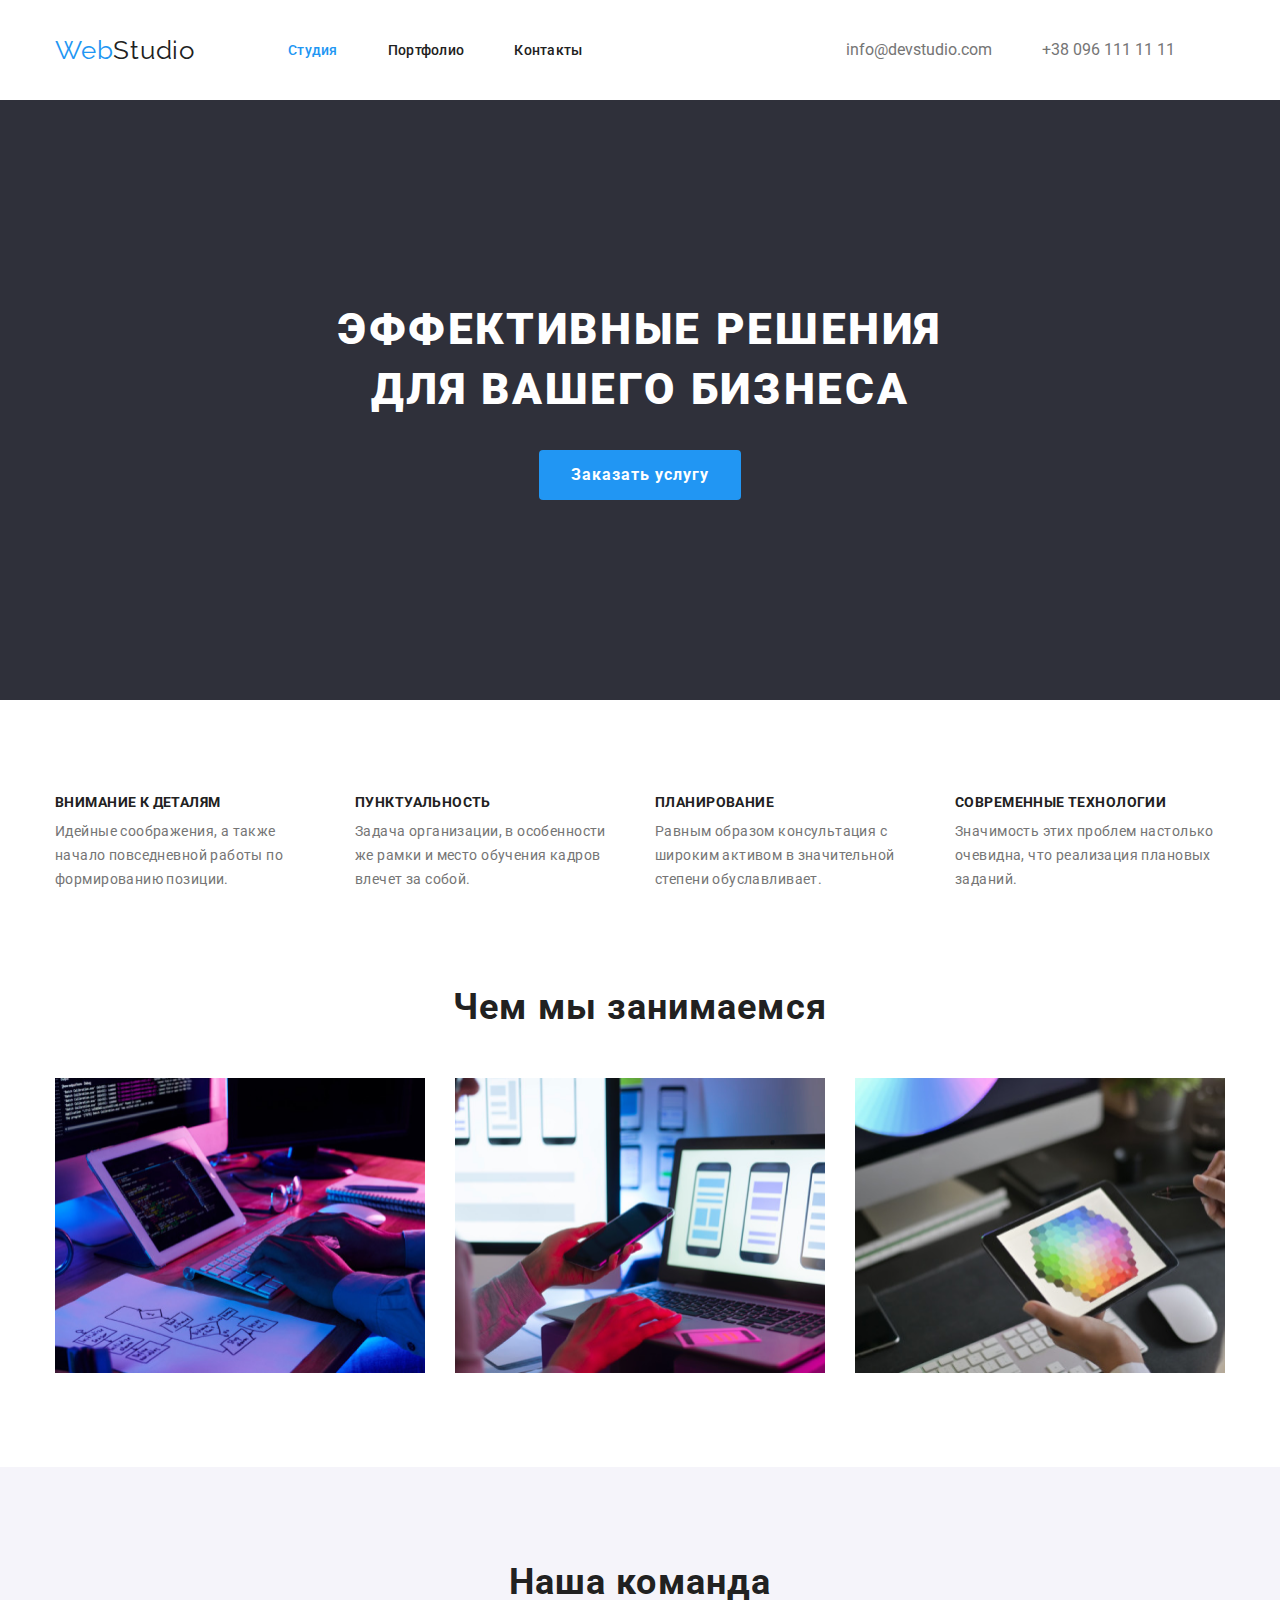
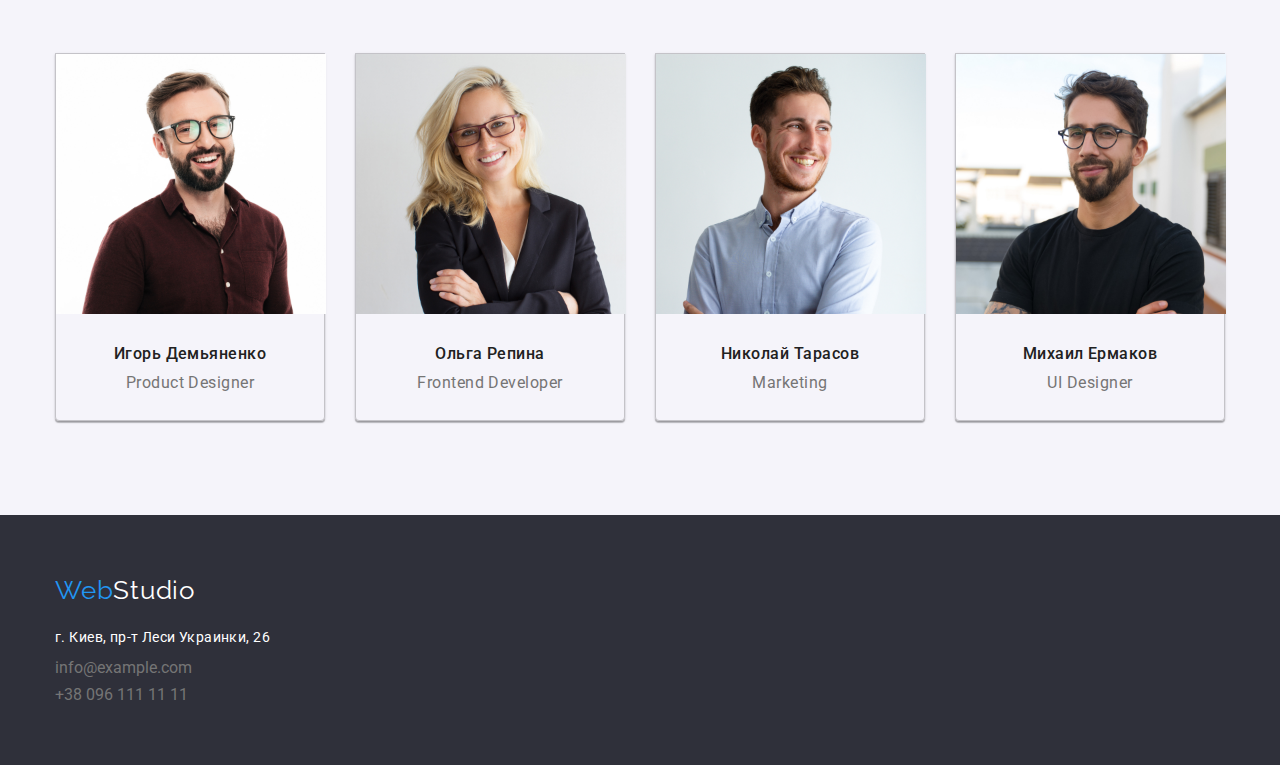
<file: index.html>
<!DOCTYPE html>
<html lang="ru">
    <head>
        <meta charset="UTF-8">
        <meta name="viewport" content="width=device-width, initial-scale=1.0">
        <title>Эффективные решения для вашего бизнеса</title>
        <link rel="stylesheet" href="https://cdnjs.cloudflare.com/ajax/libs/modern-normalize/1.0.0/modern-normalize.min.css">
        <link rel="preconnect" href="https://fonts.gstatic.com">
        <link href="https://fonts.googleapis.com/css2?family=Raleway:wght@700&family=Roboto:wght@400;500;700;900&display=swap" rel="stylesheet">
        <link rel="stylesheet" href="./CSS/styles.css">
    </head>
    <body>
        <header class="header">
            <div class="container">
                <nav class="navigation">
                <a lang="en" href="index.html" class="logo-up">Web<span class="logo-top">Studio</span></a>
                    <ul class="menu">
                        <li class="menu-item">
                            <a href="index.html" class="menu-link current">Студия</a>
                        </li>
                        <li class="menu-item">
                            <a href="porfolio.html" class="menu-link">Портфолио</a>
                        </li>
                        <li class="menu-item">
                            <a href="#" class="menu-link">Контакты</a>
                        </li>
                    </ul>
                </nav>
                    <ul class="contact-up">
                        <li class="contact-item">
                            <a href="mailto:info@devstudio.com" class="contact-up-mail link">info@devstudio.com</a>
                        </li>
                        <li class="contact-item">
                            <a href="tel:+380961111111" class="contact-up-tel link">+38 096 111 11 11</a>
                        </li>
                    </ul>
            </div>
        </header>
        <main>
            <!--  HERO  -->
            <section class="hero">
                <div class="container">
                    <div class="hero-caption">
                        <h1 class="hero-name">Эффективные решения для вашего бизнеса</h1>
                        <button type="button" class="order">Заказать услугу</button>
                    </div>
                </div>
            </section>
            <!--  ADVANTAGES  -->
            <section class="advantages">
                <div class="container">
                    <ul class="advantages-list">
                        <li class="advantages-list-item">
                            <h3 class="advantages-name">Внимание к деталям</h3>
                            <p class="advantages-name-about">Идейные соображения, а также начало повседневной работы по формированию позиции.</p>
                        </li>
                        <li class="advantages-list-item">
                            <h3 class="advantages-name">Пунктуальность</h3>
                            <p class="advantages-name-about">Задача организации, в особенности же рамки и место обучения кадров влечет за собой.</p>
                        </li>
                        <li class="advantages-list-item">
                            <h3 class="advantages-name">Планирование</h3>
                            <p class="advantages-name-about">Равным образом консультация с широким активом в значительной степени обуславливает.</p>
                        </li>
                        <li class="advantages-list-item">
                            <h3 class="advantages-name">Современные технологии</h3>
                            <p class="advantages-name-about">Значимость этих проблем настолько очевидна, что реализация плановых заданий.</p>
                        </li>
                    </ul>
                </div>
            </section>
            <!--  WHAT WE DO  -->
            <section class="what-we-do">
                <div class="container">
                    <h2 class="what-we-do-name">Чем мы занимаемся</h2>
                    <ul class="what-we-do-list">
                        <li class="what-we-do-item">
                            <img src="./images/what-we-do/img-1.jpg" alt="написание кода" width="370" height="295">
                        </li>
                        <li class="what-we-do-item">
                            <img src="./images/what-we-do/img-2.jpg" alt="создание стилей" width="370" height="295">
                        </li>
                        <li class="what-we-do-item">
                            <img src="./images/what-we-do/img-3.jpg" alt="выбор цвета" width="370" height="295">
                        </li>
                    </ul>
                </div>
            </section>
            <!--  OUR TEAM  -->
            <section class="team">
                <div class="container">
                    <h2 class="team-about">Наша команда</h2>
                    <ul class="team-list">
                        <li class="team-list-item">
                            <img class="team-image" src="./images/team/img-1.jpg" alt="Игорь Демьяненко" width="270" height="260">
                                <div class="team-list-item-about">
                                    <h3 class="team-employee-name">Игорь Демьяненко</h3>
                                    <p class="team-employee-position">Product Designer</p>
                                </div>
                        </li>
                        <li class="team-list-item">
                            <img class="team-image" src="./images/team/img-2.jpg" alt="Ольга Репина" width="270" height="260">
                            <div class="team-list-item-about">
                                <h3 class="team-employee-name">Ольга Репина</h3>
                                <p class="team-employee-position">Frontend Developer</p>
                            </div>
                        </li>
                        <li class="team-list-item">
                            <img class="team-image" src="./images/team/img-3.jpg" alt="Николай Тарасов" width="270" height="260">
                            <div class="team-list-item-about">
                                <h3 class="team-employee-name">Николай Тарасов</h3>
                                <p class="team-employee-position">Marketing</p>
                            </div>
                        </li>
                        <li class="team-list-item">
                            <img class="team-image" src="./images/team/img-4.jpg" alt="Михаил Ермаков" width="270" height="260">
                            <div class="team-list-item-about">
                                <h3 class="team-employee-name">Михаил Ермаков</h3>
                                <p class="team-employee-position">UI Designer</p>
                            </div>
                        </li>
                    </ul>
                </div>
            </section>
        </main>
        <!--  FOOTER -->
        <footer class="footer">
            <div class="container">
                <a lang="en" href="/" class="logo-btm">Web<span class="logo-down">Studio</span></a>
                <address class="footer-contact-address">
                    г. Киев, пр-т Леси Украинки, 26
                </address>
                <ul class="footer-contact">
                    <li class="footer-contact-list">
                        <a href="mailto:info@example.com" class="contact-footer-mail link">info@example.com</a>
                    </li>
                    <li class="footer-contact-list">
                        <a href="tel:+380961111111" class="contact-footer-tel link">+38 096 111 11 11</a>
                   </li>
                </ul>
            </div>
        </footer>
    </body>
</html>
</file>
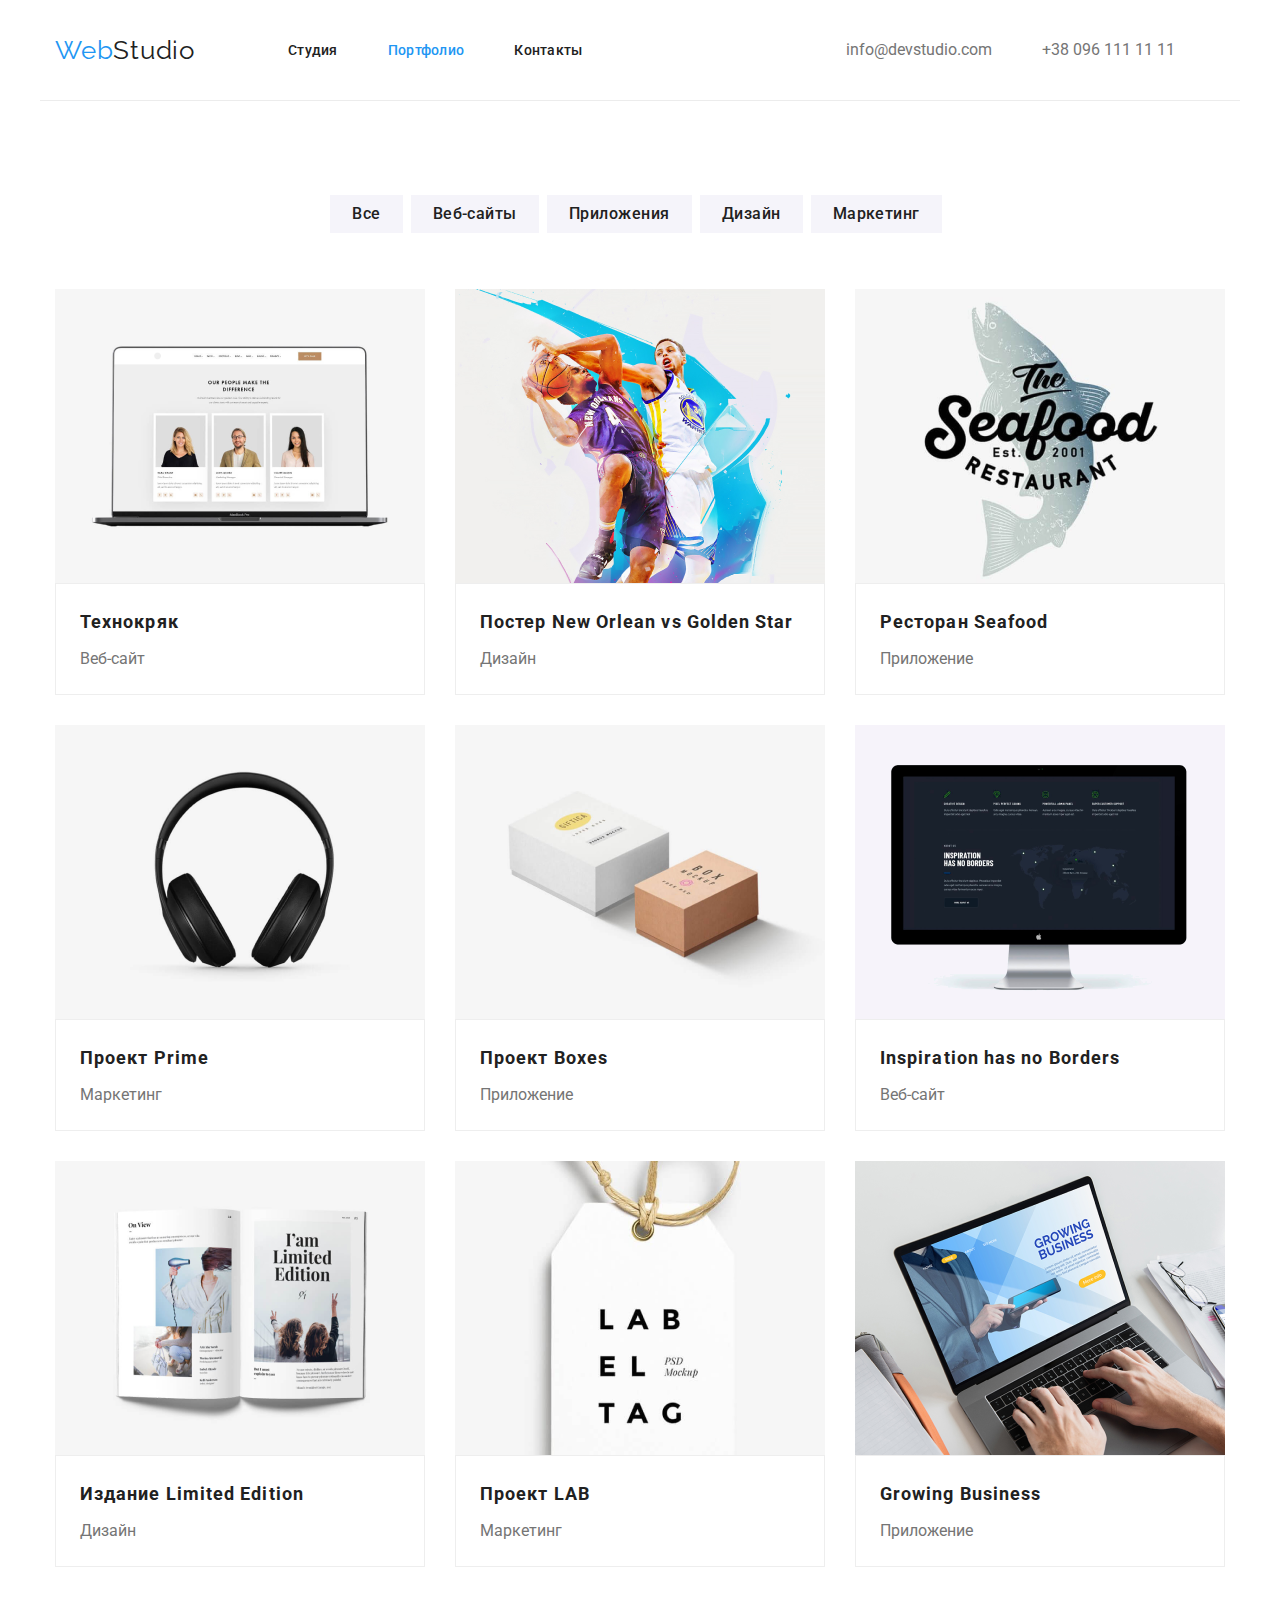
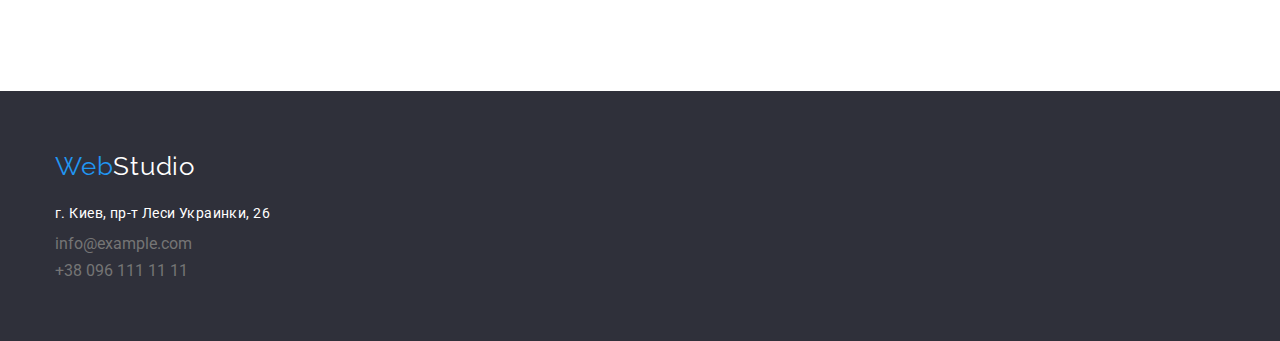
<file: porfolio.html>
<!DOCTYPE html>
<html lang="ru">
    <head>
        <meta charset="UTF-8">
        <meta name="viewport" content="width=device-width, initial-scale=1.0">
        <title>Эффективные решения для вашего бизнеса</title>
        <link rel="stylesheet" href="https://cdnjs.cloudflare.com/ajax/libs/modern-normalize/1.0.0/modern-normalize.min.css">
        <link rel="preconnect" href="https://fonts.gstatic.com">
        <link href="https://fonts.googleapis.com/css2?family=Raleway:wght@700&family=Roboto:wght@400;500;700;900&display=swap" rel="stylesheet">
        <link rel="stylesheet" href="./CSS/styles.css">
    </head>
    <body>
        <header class="header">
            <div class="container border-bottom">
                <nav class="navigation">
                <a lang="en" href="index.html" class="logo-up">Web<span class="logo-top">Studio</span></a>
                    <ul class="menu">
                        <li class="menu-item">
                            <a href="index.html" class="menu-link">Студия</a>
                        </li>
                        <li class="menu-item">
                            <a href="porfolio.html" class="menu-link current">Портфолио</a>
                        </li>
                        <li class="menu-item">
                            <a href="#" class="menu-link">Контакты</a>
                        </li>
                    </ul>
                </nav>
                <ul class="contact-up">
                    <li class="contact-item">
                        <a href="mailto:info@devstudio.com" class="contact-up-mail link">info@devstudio.com</a>
                    </li>
                    <li class="contact-item">
                        <a href="tel:+380961111111" class="contact-up-tel link">+38 096 111 11 11</a>
                    </li>
                </ul>
            </div>
        </header>
        <!--  PROJECTS  -->
        <section class="projects">
            <div class="container">
                <ul class="container-button">
                    <li class="container-button-list">
                        <button type="button" class="button-all">Все</button>
                    </li>
                    <li class="container-button-list">
                        <button type="button" class="button-web">Веб-сайты</button>
                    </li>
                    <li class="container-button-list">
                        <button type="button" class="button-app">Приложения</button>
                    </li>
                    <li class="container-button-list">
                        <button type="button" class="button-design">Дизайн</button>
                    </li>
                    <li class="container-button-list">
                        <button type="button" class="button-marketing">Маркетинг</button>
                    <li>
                </ul>
                <ul class="projects-examples-list">
                    <li class="projects-examples-list-item">
                        <a href="#" class="projects-link">
                            <img src="./images/projects/img.jpg" alt="ноутбук" width="370" height="294">
                            <div class="projects-list-item">
                                <h3 class="projects-list-name">Технокряк</h3>
                                <p class="projects-list-type">Веб-сайт</p>
                            </div>
                        </a>
                    </li>
                    <li class="projects-examples-list-item">
                        <a href="#" class="projects-link">
                            <img src="./images/projects/img-1.jpg" alt="баскетболесты" width="370" height="294">
                            <div class="projects-list-item">
                                <h3 class="projects-list-name">Постер New Orlean vs Golden Star</h3>
                                <p class="projects-list-type">Дизайн</p>
                            </div>
                        </a>
                    </li>
                    <li class="projects-examples-list-item">
                        <a href="#" class="projects-link">
                            <img src="./images/projects/img-2.jpg" alt="ресторан морепродукты" width="370" height="294">
                            <div class="projects-list-item">
                                <h3 class="projects-list-name">Ресторан Seafood</h3>
                                <p class="projects-list-type">Приложение</p>
                            </div>
                        </a>
                    </li>
                    <li class="projects-examples-list-item">
                        <a href="#" class="projects-link">
                            <img src="./images/projects/img-3.jpg" alt="наушники" width="370" height="294">
                            <div class="projects-list-item">
                                <h3 class="projects-list-name">Проект Prime</h3>
                                <p class="projects-list-type">Маркетинг</p>
                            </div>
                        </a>
                    </li>
                    <li class="projects-examples-list-item">
                        <a href="#" class="projects-link">
                            <img src="./images/projects/img-4.jpg" alt="коробочки" width="370" height="294">
                            <div class="projects-list-item">
                                <h3 class="projects-list-name">Проект Boxes</h3>
                                <p class="projects-list-type">Приложение</p>
                            </div>
                        </a>
                    </li>
                    <li class="projects-examples-list-item">
                        <a href="#" class="projects-link">
                            <img src="./images/projects/img-5.jpg" alt="настольный компьютер" width="370" height="294">
                            <div class="projects-list-item">
                                <h3 class="projects-list-name">Inspiration has no Borders</h3>
                                <p class="projects-list-type">Веб-сайт</p>
                            </div>
                        </a>
                    </li>
                    <li class="projects-examples-list-item">
                        <a href="#" class="projects-link">
                            <img src="./images/projects/img-6.jpg" alt="книга" width="370" height="294">
                            <div class="projects-list-item">
                                <h3 class="projects-list-name">Издание Limited Edition</h3>
                                <p class="projects-list-type">Дизайн</p>
                            </div>
                        </a>
                    </li>
                    <li class="projects-examples-list-item">
                        <a href="#" class="projects-link">
                            <img src="./images/projects/img-7.jpg" alt="бирка" width="370" height="294">
                            <div class="projects-list-item">
                                <h3 class="projects-list-name">Проект LAB</h3>
                                <p class="projects-list-type">Маркетинг</p>
                            </div>
                        </a>
                    </li>
                    <li class="projects-examples-list-item">
                        <a href="#" class="projects-link">
                            <img src="./images/projects/img-8.jpg" alt="набор текста" width="370" height="294">
                            <div class="projects-list-item">
                                <h3 class="projects-list-name">Growing Business</h3>
                                <p class="projects-list-type">Приложение</p>
                            </div>
                        </a>
                    </li>
                </ul>   
            </div>
        </section>
        <!--  FOOTER -->
        <footer class="footer">
            <div class="container">
                <a lang="en" href="/" class="logo-btm">Web<span class="logo-down">Studio</span></a>
                <address class="footer-contact-address">
                    г. Киев, пр-т Леси Украинки, 26
                </address>
                <ul class="footer-contact">
                    <li class="footer-contact-list">
                        <a href="mailto:info@example.com" class="contact-footer-mail link">info@example.com</a>
                    </li>
                    <li class="footer-contact-list">
                        <a href="tel:+380961111111" class="contact-footer-tel link">+38 096 111 11 11</a>
                   </li>
                </ul>
            </div>
        </footer>
    </body>
</file>
<file: CSS/styles.css>
/* цвет текста #757575 */
/* цвет заголовков #212121 */
/* акцент #2196F3 */
/* белый #FFFFFF */
/* цвет фона hero-footer #2F303A */
/* цвет фона кнопок портфолио #F5F4FA */
/* цвет контактов footer #F5F4FA */


:root{
    --text-color:#757575;
    --title-text-color:#212121;
    --accent-color:#2196F3;
    --white-text-color: #FFFFFF;
    --footer-hero-bg-color:#2F303A;
    --button-porfolio-color:#F5F4FA;
    --footer-contact-color: rgba(255, 255, 255, 0.6);
}

/* === Сброс === */ 

h1,
h2,
h3,
h4,
h5,
h6,
p {
    margin: 0;
}

ul {
    margin: 0;
    padding: 0;
    list-style: none;
}

img {
    display: block;
}

a {
    text-decoration: none;
}

.projects-link {
    text-decoration: none;
}

/* === END Сброс === */ 


html {
    box-sizing: border-box;
}

*,
*::before,
*::after {
  box-sizing: border-box;
}

body {
    font-family: "Roboto", sans-serif; 
    color: var(--text-color);
}

.logo-up {
    margin-right: 93px;
    padding-top: 25px;
    padding-bottom: 24px;
    font-family: Raleway;
    font-size: 26px;
    line-height: 1.192;
    letter-spacing: 0.03em;
    color: var(--accent-color);
}
.logo-top {
    color: var(--title-text-color);
}

.header .container {
    width: 1200px;
    padding-left: 15px;
    padding-right: 15px;
    margin: 0 auto;
    display: flex;
    align-items: center;
}

.border-bottom {
    border-bottom: 1px solid #ECECEC;
}

.navigation, .menu, .contact-up {
    display: flex;
    align-items: center;
}

.menu {
    padding-top: 32px;
    padding-bottom: 32px;
}

.menu-item:not(:last-child) {
    margin-right: 50px;
}

.menu-link {
    display: block;    
    font-style: normal;
    font-weight: 500;
    font-size: 14px;
    line-height: 1.142;
    letter-spacing: 0.02em;
    padding-top: 10px;
    padding-bottom: 10px;
    color: var(--title-text-color);
}

.contact-up {
    margin-left: auto;  
}

.contact-item {
    margin-right: 50px;
}

.link {
color: var(--text-color);
}

.contact-up-mail, .contact-up-tel {
    padding-top: 32px;
    padding-bottom: 32px;
}

.menu-link:hover,
.menu-link:focus {
    color: var(--accent-color);
}

.current {
    color: var(--accent-color);
}

.contact-up-mail:hover,
.contact-up-mail:focus,
.contact-footer-mail:hover,
.contact-footer-mail:focus,
.contact-up-tel:hover,
.contact-up-tel:focus,
.contact-footer-tel:hover,
.contact-footer-tel:focus {
    color: var(--accent-color);
}


/* === HERO === */

.hero {
    background: var(--footer-hero-bg-color);
}

.hero .container {
    padding: 200px 0px 200px 0px;
    text-align: center;  
}

.hero-name {
    margin-bottom: 30px;
    font-weight: 900;
    font-size: 44px;
    line-height: 1.363;
    letter-spacing: 0.06em;
    text-transform: uppercase;
    color: var(--white-text-color);
}

.hero-caption {
    max-width: 700px;
    margin-left: auto;
    margin-right: auto;
}

.order {
    font-family: inherit;
    padding: 10px 32px;
    font-weight: 700;   
    font-size: 16px;
    line-height: 1.875;
    letter-spacing: 0.06em;
    border: 0px;
    border-radius: 4px;
    cursor: pointer;
    color: var(--white-text-color);
    background-color: var(--accent-color)
}

/* === END HERO === */


/* === ADVANTAGES ===*/

.advantages {
    width: 1200px;
    padding-left: 15px;
    padding-right: 15px;
    margin: 0 auto;
}

.advantages .container {
    padding-top: 94px;   
    padding-bottom: 94px;
    padding-left: 0px;
    padding-right: 0px;
}

.advantages .advantages-list {
    display: flex;
    flex-wrap: nowrap;
}

.advantages-list .advantages-list-item:not(:last-child) {
    margin-right: 30px;
}

.advantages-list-item {
    width: 270px;
}

.advantages-name {
    margin-bottom: 10px;    
    font-weight: 700;
    font-size: 14px;
    line-height: 1.142;
    letter-spacing: 0.03em;
    text-transform: uppercase;
    color: var(--title-text-color);
}

.advantages-name-about {
   width: 270px;
   font-weight: 400;
   font-size: 14px;
   line-height: 1.714;
   letter-spacing: 0.03em;
}

/* === END ADVANTAGES ===*/



/* === WHAT WE DO === */

.what-we-do {
    width: 1200px;
    padding-left: 15px;
    padding-right: 15px;
    margin: 0 auto;
    padding-bottom: 94px;
}

.what-we-do-list {
    display: flex;
    margin: -15px;
}

.what-we-do-item {
    margin: 15px;
}

.what-we-do-name {
    margin-bottom: 50px;
    font-weight: 700;
    font-size: 36px;
    line-height: 1.167;
    letter-spacing: 0.03em;
    text-align: center;
    color: var(--title-text-color);
}

/* === WHAT WE DO === */


/* === OUR TEAM === */

.team {
    padding-top: 94px;
    padding-bottom: 94px;
    background: #F5F4FA;
}

.team .container {
    width: 1200px;
    margin-left: auto;
    margin-right: auto;
    padding: 0px 15px;
}

.team-list {
    display: flex;
}

.team-about {
    margin-bottom: 50px;
    font-weight: 700;
    font-size: 36px;
    line-height: 1.167;
    letter-spacing: 0.03em;
    text-align: center;
    color: var(--title-text-color);
}

.team-list-item {
    margin-right: 30px;
    width: 270px;
    height: 368px;
    border: 1px solid rgba(0, 0, 0, 0.2);
    box-shadow: 0px 1px 3px rgba(0, 0, 0, 0.12), 0px 1px 1px rgba(0, 0, 0, 0.14), 0px 2px 1px rgba(0, 0, 0, 0.2);
    border-radius: 0px 0px 4px 4px;
}

.team-list-item:last-child {
    margin-right: 0px;
}

.team-list-item-about {
    padding-top: 30px;
    padding-bottom: 30px;
}

.team-employee-name {
    margin-bottom: 10px;
    font-weight: 500;
    font-size: 16px;
    line-height: 1.188;
    letter-spacing: 0.03em;
    text-align: center;
    color: var(--title-text-color);
}

.team-employee-position {
    font-weight: 400;
    font-size: 16px;
    line-height: 1.188;
    letter-spacing: 0.03em;
    text-align: center;
}

/* === END OUR TEAM === */


/* === BUTTONS === */ 

.button-all,
.button-web,
.button-app,
.button-design,
.button-marketing {
    font-weight: 500;
    font-size: 16px;
    line-height: 1.625;
    letter-spacing: 0.03em;
    border: 0ch;
    padding: 6px 22px;
    color:var(--title-text-color);
    background: var(--button-porfolio-color);
    cursor: pointer;
}

.button-all:hover,
.button-all:focus,
.button-web:hover,
.button-web:focus,
.button-app:hover,
.button-app:focus,
.button-design:hover,
.button-design:focus,
.button-marketing:hover,
.button-marketing:focus {
    background-color:var(--accent-color);
    color: var(--white-text-color);
}

.container-button {
    display: flex;
    justify-content: center;
}

.container-button-list {
    font-family: inherit;
    border-radius: 4px;
    margin-right: 8px;
}

.container-button-list:last-child {
    margin-right: 0px;
}

/* === END BUTTONS === */


/* === PROJECTS === */

.projects {
    width: 1200px;
    padding-left: 15px;
    padding-right: 15px;
    margin: 0 auto;
    padding-top: 94px;
    padding-bottom: 94px;
}

.projects-examples-list {
    margin-top: 56px;
    display: flex;
    flex-wrap: wrap;
}

.projects-list-item {
    width: 370px;
    padding: 20px 24px;
    text-align: left;
    background:var(--white-text-color);
    border: 1px solid #EEEEEE;
    box-sizing: inherit;
}

.projects-examples-list-item {
    margin-bottom: 30px;
}

.projects-examples-list-item:not(:nth-child(3n)) {
    margin-right: 30px;
}

.projects-examples-list-item:not(:nth-last-child(-3+n)) {
    margin-bottom: 30px;
}

.projects-list-name {
    margin-bottom: 4px;
    font-weight: 700;
    font-size: 18px;
    line-height: 2.0;
    letter-spacing: 0.06em;
    color: var(--title-text-color);
}

.projects-list-type {
    font-weight: 400;
    font-size: 16px;
    line-height: 1.875;
    letter-spacing: 0,03em;
    color: var(--text-color);
}

/* === END PROJECTS === */


/* === FOOTER === */

.footer {
    padding-top: 60px;
    padding-bottom: 60px;
    background: var(--footer-hero-bg-color);
}

.footer .container {
    width: 1200px;
    margin-left: auto;
    margin-right: auto;
    padding: 0px 15px;
}

.footer-contact-address {
    margin-top: 20px;
    font-style: normal;
    font-weight: 400;
    font-size: 14px;
    line-height: 1.714;
    letter-spacing: 0.03em;
    color: var(--white-text-color);
}

.footer-contact-list {
    margin-top: 9px;
}

.logo-btm {
    font-family: Raleway;
    font-size: 26px;
    line-height: 1.192;
    letter-spacing: 0.03em;
    color: var(--accent-color);
}

.logo-down {
    color: var(--white-text-color);
}

/* === END FOOTER === */
</file>
